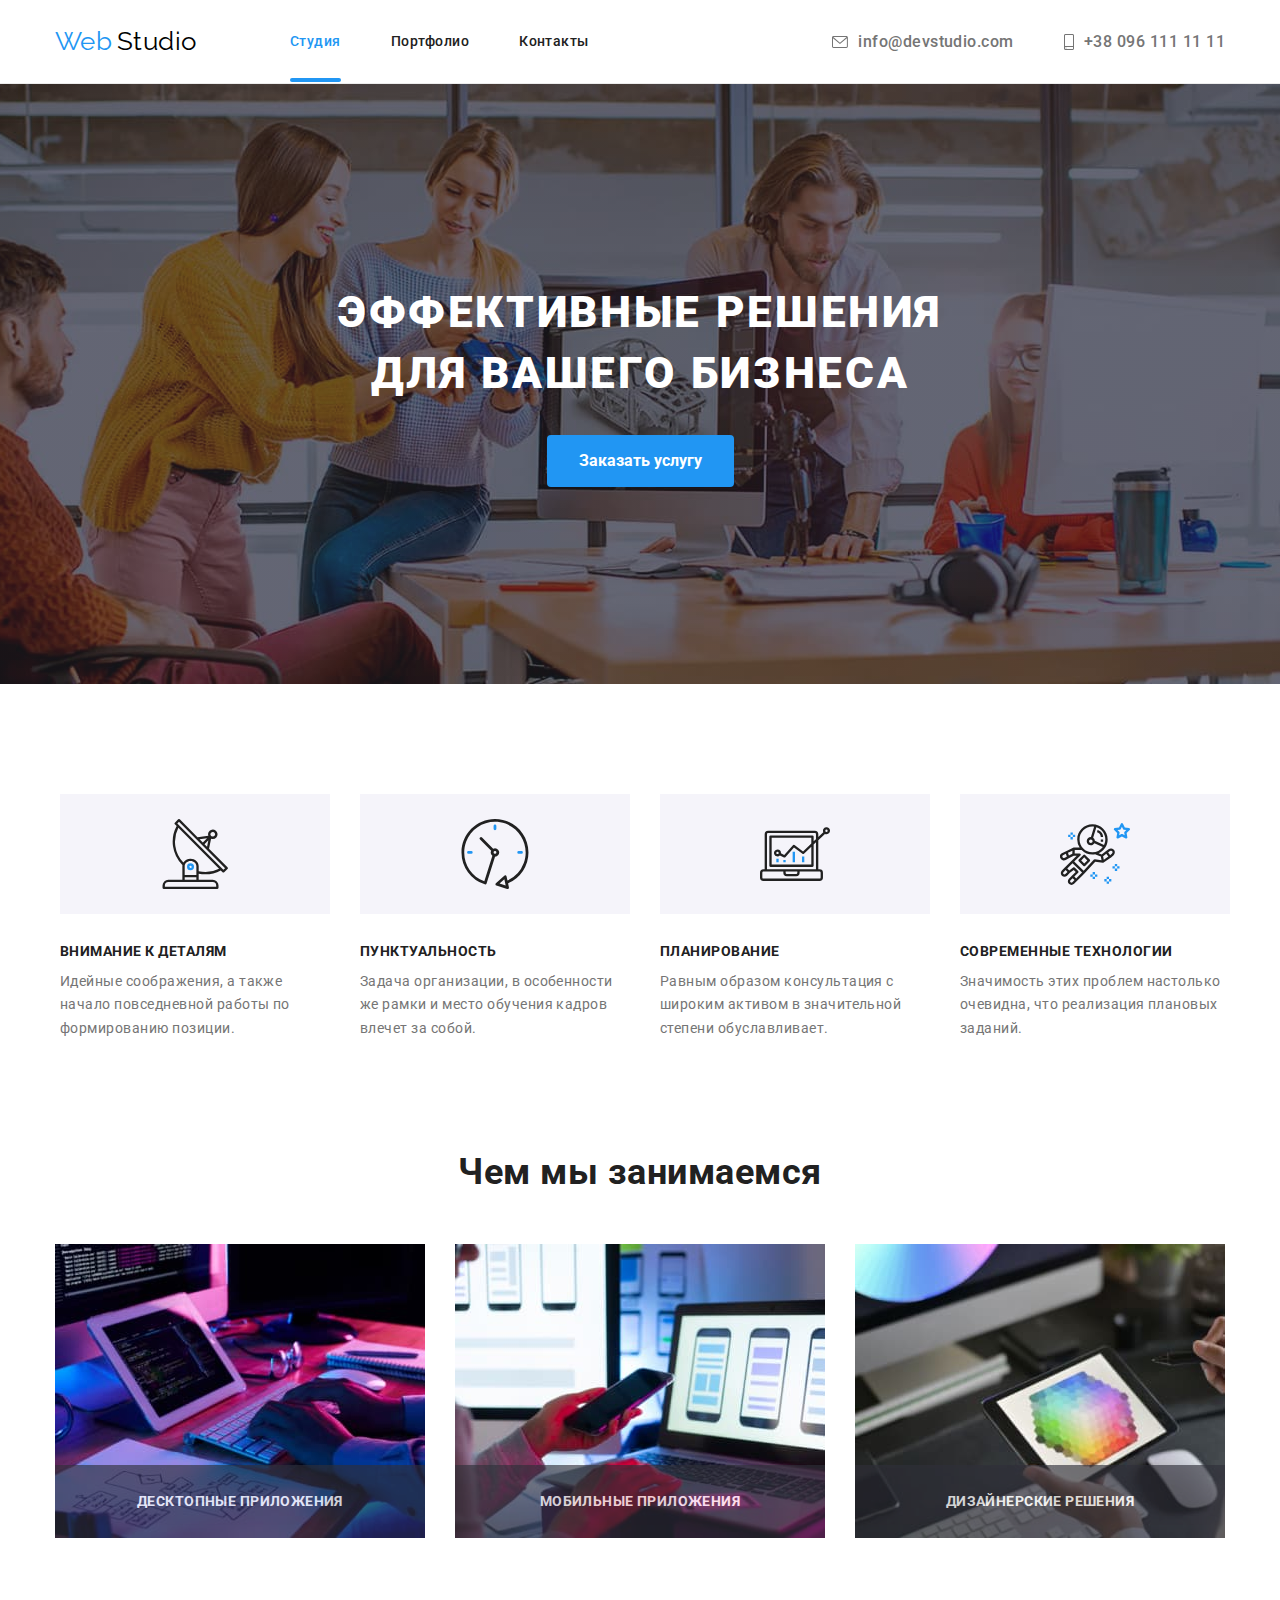
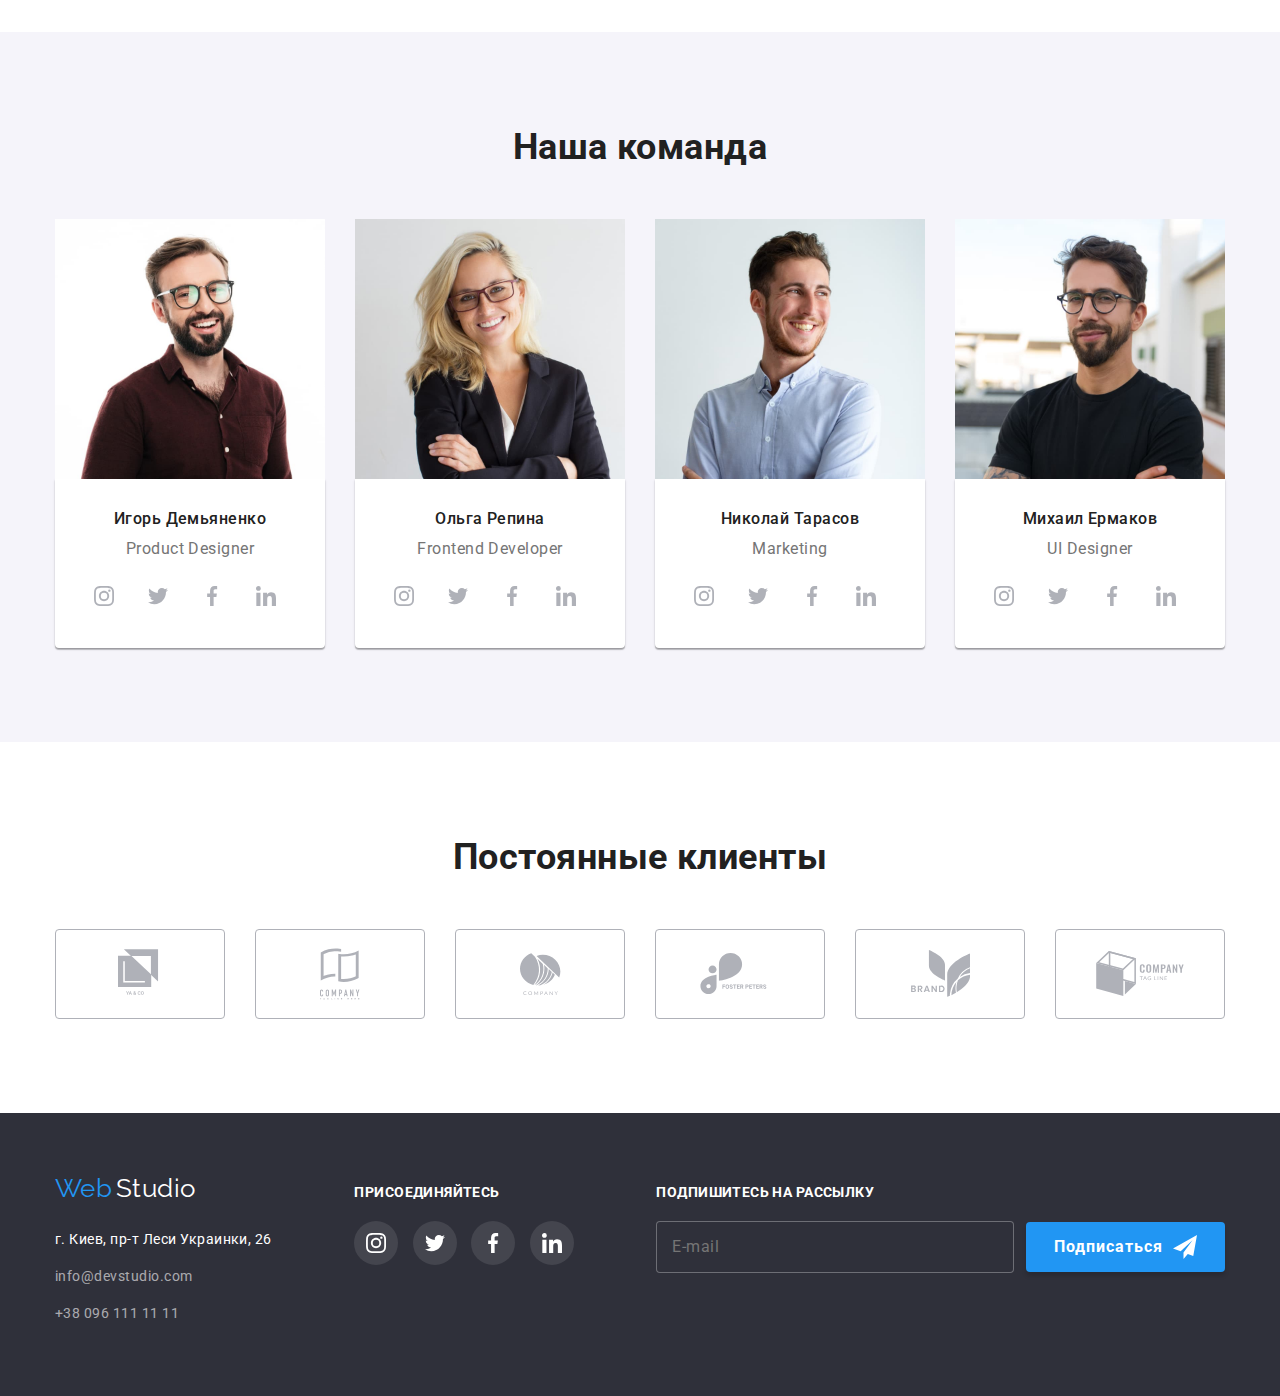
<file: index.html>
<!DOCTYPE html>
    <html lang="ru">
    <head>
        <meta charset="UTF-8">
        <meta http-equiv="X-UA-Compatible" content="IE=edge">
        <meta name="viewport" content="width=device-width, initial-scale=1.0">
        <link rel="preconnect" href="https://fonts.gstatic.com">
        <link rel="preconnect" href="https://fonts.gstatic.com">
        <link href="https://fonts.googleapis.com/css2?family=Raleway:wght@700&family=Roboto:wght@400;500;700;900&display=swap"
        rel="stylesheet">
        <link rel="stylesheet" href="https://cdnjs.cloudflare.com/ajax/libs/modern-normalize/1.0.0/modern-normalize.min.css" />
        <title>WebStudio</title>
        <link rel="stylesheet" href="./css/styles.min.css">
    </head>
    <body>
        <!--Шапка-->
        <header class="page-header">
           <div class="container">
                <nav class="navigation">
                    <a class="navigation__logo" href="/">
                        <span class="navigation__logo__web">Web</span>
                        <span class="navigation__logo__studio">Studio</span>
                    </a>
                    <ul class="site">
                     <li class="site__link">
                         <a class="link site-nav__link curent" href="./index.html">Студия</a>
                    </li>
                     <li class="site__link">
                         <a class="link site-nav__link" href="./portfolio.html">Портфолио</a>
                    </li>
                     <li class="site__link">
                         <a class="link site-nav__link" href="">Контакты</a>
                    </li>
                    </ul>
                </nav>
                    <ul class="site">
                        <li class="site__link">
                            <a class="site__contact" lang="en" href="mailto:info@devstudio.com">
                                <svg class="site__icon" width="16" height="12">
                                    <use href="./images/symbol-defs.svg#iconmail"></use>
                                </svg>
                                info@devstudio.com
                            </a>
                        </li>
                        <li class="site__link">
                            <a class="site__contact" href="tel:+380961111111">
                                <svg class="site__icon" width="10" height="16">
                                    <use href="./images/symbol-defs.svg#iconsmartphone"></use>
                                </svg>
                                +38 096 111 11 11</a>
                        </li>
                    </ul>
          </div>
        </header>
        <!--Главная страница-->
        <main>
            <section class="hero overlay">
                <div class="container">
                    <div class="hero-content">
                        <h1 class="hero-content__title">Эффективные решения для вашего бизнеса</h1>
                        <button data-modal-open class="hero-content__button" type="button">Заказать услугу</button>
                    </div>
                 </div>
           </section>
            <section class="section">
               <div class="container">
                   <h2 class="visually-hidden">О нас</h2> <!--скроем-->
                    <ul class="value">
                        <li class="value__item">
                            <div class="value__title">
                                <svg width="70" height="70">
                                    <use href="./images/symbol-defs.svg#Group"></use>
                                </svg>
                            </div>
                            <h3 class="value__subtitle">Внимание к деталям</h3>
                            <p class="value__text">Идейные соображения, а также начало повседневной работы по формированию позиции.</p>
                        </li>
                        <li class="value__item">
                            <div class="value__title">
                                <svg width="70" height="70">
                                    <use href="./images/symbol-defs.svg#clock"></use>
                                </svg>
                            </div>
                            <h3 class="value__subtitle">Пунктуальность</h3>
                            <p class="value__text">Задача организации, в особенности же рамки и место обучения кадров влечет за собой.</p>
                        </li>
                        <li class="value__item">
                            <div class="value__title">
                                <svg width="70" height="70">
                                    <use href="./images/symbol-defs.svg#diagram-1"></use>
                                </svg>
                            </div>
                            <h3 class="value__subtitle">Планирование</h3>
                            <p class="value__text">Равным образом консультация с широким активом в значительной степени обуславливает.</p>
                        </li>
                        <li class="value__item">
                            <div class="value__title">
                                <svg width="70" height="70">
                                    <use href="./images/symbol-defs.svg#astronaut-1"></use>
                                </svg>
                            </div>
                            <h3 class="value__subtitle">Современные технологии</h3>
                            <p class="value__text">Значимость этих проблем настолько очевидна, что реализация плановых заданий.</p>
                        </li>
                    </ul>
                </div>
            </section>
            <section class="section section-title">
                <div class="container">
                    <h2 class="title">Чем мы занимаемся</h2>
                    <ul class="work grid">
                        <li class="work__item">
                            <img src="./images/imgs.jpg" alt="проектирование" width="370" height="294">
                            <div class="work__title">
                                <p class="work__text">Десктопные приложения</p>
                            </div>
                         </li>
                        <li class="work__item">
                            <img src="./images/img1s.jpg" alt="Дизайн" width="370" height="294">
                            <div class="work__title">
                                <p class="work__text">Мобильные приложения</p>
                            </div>
                        </li>
                        <li class="work__item">
                            <img src="./images/img2s.jpg" alt="Редакция" width="370" height="294">
                            <div class="work__title">
                                <p class="work__text">Дизайнерские решения</p>
                            </div>
                        </li>
                    </ul>
                </div>
            </section>
            <section class="box section">
             <div class="container">
                <h2 class="title">Наша команда</h2>
                <ul class="team grid">
                    <li class="team__item grid-team">
                        <img src="./images/m3s.jpg" alt="Игорь Демьяненко Продакт-дизайнер" width="270" height="260">
                        <div class="team__signature">
                            <h3 class="team__title">Игорь Демьяненко</h3>
                            <p class="team__responsibilities" lang="en">Product Designer</p>
                            <ul class="team__social">
                                <li>
                                    <a href="" class="team__icon">
                                        <svg width="20" height="20">
                                            <use href="./images/symbol-defs.svg#instagram"></use>
                                        </svg>
                                    </a>
                                </li>
                                <li>
                                    <a href="" class="team__icon">
                                        <svg width="20" height="20">
                                            <use href="./images/symbol-defs.svg#twitter"></use>
                                        </svg>
                                    </a>
                                </li>
                                <li>
                                    <a href="" class="team__icon">
                                        <svg width="20" height="20">
                                            <use href="./images/symbol-defs.svg#facebook"></use>
                                        </svg>
                                    </a>
                                </li>
                                <li>
                                    <a href="" class="team__icon">
                                        <svg width="20" height="20">
                                            <use href="./images/symbol-defs.svg#linkedin"></use>
                                        </svg>
                                    </a>
                                </li>
                            </ul>
                        </div>
                        
                    </li>
                    <li class="team__item grid-team">
                        <img src="./images/ws.jpg" alt="Ольга Репина Фронтенд-разработчик" width="270" height="260">
                        <div class="team__signature">
                            <h3 class="team__title">Ольга Репина</h3>
                            <p class="team__responsibilities" lang="en">Frontend Developer</p>
                            <ul class="team__social">
                                <li>
                                    <a href="" class="team__icon">
                                        <svg width="20" height="20">
                                            <use href="./images/symbol-defs.svg#instagram"></use>
                                        </svg>
                                    </a>
                                </li>
                                <li>
                                    <a href="" class="team__icon">
                                        <svg width="20" height="20">
                                            <use href="./images/symbol-defs.svg#twitter"></use>
                                        </svg>
                                    </a>
                                </li>
                                <li>
                                    <a href="" class="team__icon">
                                        <svg width="20" height="20">
                                            <use href="./images/symbol-defs.svg#facebook"></use>
                                        </svg>
                                    </a>
                                </li>
                                <li>
                                    <a href="" class="team__icon">
                                        <svg width="20" height="20">
                                            <use href="./images/symbol-defs.svg#linkedin"></use>
                                        </svg>
                                    </a>
                                </li>
                            </ul>
                        </div>
                    </li>
                    <li class="team__item grid-team">
                        <img src="./images/ms.jpg" alt="Николай Тарасов Маркетинг" width="270" height="260">
                        <div class="team__signature">
                            <h3 class="team__title">Николай Тарасов</h3>
                            <p class="team__responsibilities" lang="en">Marketing</p>
                            <ul class="team__social">
                                <li>
                                    <a href="" class="team__icon">
                                        <svg width="20" height="20">
                                            <use href="./images/symbol-defs.svg#instagram"></use>
                                        </svg>
                                    </a>
                                </li>
                                <li>
                                    <a href="" class="team__icon">
                                        <svg width="20" height="20">
                                            <use href="./images/symbol-defs.svg#twitter"></use>
                                        </svg>
                                    </a>
                                </li>
                                <li>
                                    <a href="" class="team__icon">
                                        <svg width="20" height="20">
                                            <use href="./images/symbol-defs.svg#facebook"></use>
                                        </svg>
                                    </a>
                                </li>
                                <li>
                                    <a href="" class="team__icon">
                                        <svg width="20" height="20">
                                            <use href="./images/symbol-defs.svg#linkedin"></use>
                                        </svg>
                                    </a>
                                </li>
                            </ul>
                        </div>
                    </li>
                    <li class="team__item grid-team">
                        <img src="./images/m2s.jpg" alt="Михаил Ермаков Веб-дизайн" width="270" height="260">
                        <div class="team__signature">
                            <h3 class="team__title">Михаил Ермаков</h3>
                            <p class="team__responsibilities" lang="en">UI Designer</p>
                            <ul class="team__social">
                                <li>
                                    <a href="" class="team__icon">
                                        <svg width="20" height="20">
                                            <use href="./images/symbol-defs.svg#instagram"></use>
                                        </svg>
                                    </a>
                                </li>
                                <li>
                                    <a href="" class="team__icon">
                                        <svg width="20" height="20">
                                            <use href="./images/symbol-defs.svg#twitter"></use>
                                        </svg>
                                    </a>
                                </li>
                                <li>
                                    <a href="" class="team__icon">
                                        <svg width="20" height="20">
                                            <use href="./images/symbol-defs.svg#facebook"></use>
                                        </svg>
                                    </a>
                                </li>
                                <li>
                                    <a href="" class="team__icon">
                                        <svg width="20" height="20">
                                            <use href="./images/symbol-defs.svg#linkedin"></use>
                                        </svg>
                                    </a>
                                </li>
                            </ul>
                        </div>
                    </li>
                </ul>
             </div>
            </section>
            <section class="section">
                <div class="container">
                    <h2 class="title">Постоянные клиенты</h2>
                    <ul class="clients">
                        <li class="clients__item">
                            <a href="" class="clients__link">
                                <svg width="44.27" height="49.23">
                                    <use href="./images/symbol-defs.svg#logo-1"></use>
                                </svg>
                            </a>
                        </li>
                        <li class="clients__item">
                            <a href="" class="clients__link">
                                <svg  width="40" height="52">
                                    <use href="./images/symbol-defs.svg#logo-2"></use>
                                </svg>
                            </a>
                        </li>
                        <li class="clients__item">
                            <a href="" class="clients__link">
                                <svg  width="41" height="42.6">
                                    <use href="./images/symbol-defs.svg#logo-3"></use>
                                </svg>
                            </a>
                        </li>
                        <li class="clients__item">
                            <a href="" class="clients__link">
                                <svg  width="79.66" height="42.02">
                                    <use href="./images/symbol-defs.svg#logo-4"></use>
                                </svg>
                            </a>
                        </li>
                        <li class="clients__item">
                            <a href="" class="clients__link">
                                <svg width="59" height="47">
                                    <use href="./images/symbol-defs.svg#logo-5"></use>
                                </svg>
                            </a>
                        </li>
                        <li class="clients__item">
                            <a href="" class="clients__link">
                                <svg width="88.48" height="45.44">
                                    <use href="./images/symbol-defs.svg#logo-6"></use>
                                </svg>
                            </a>
                        </li>

                    </ul>
                </div>


            </section>
        </main>
        <!--Подвал-->
        <footer class="page-footer">
            <div class="container footer">
                <div class="footer__contact">
                    <a class="footer__link" href="/">
                        <span class="footer__web">Web</span>
                        <span class="footer__studio">Studio</span>
                    </a>
                    <address class="footer__address">
                        <ul class="footer__find">
                            <li class="footer__address">
                                <a class="footer__address" href="gps">г. Киев, пр-т Леси Украинки, 26</a>
                            </li>
                            <li class="footer__address">
                                <a class="footer__contact" href="mailto:info@devstudio.com">info@devstudio.com</a>
                            </li>
                            <li class="">
                                <a class="footer__contact" href="tel:+380961111111">+38 096 111 11 11</a>
                            </li>
                        </ul>
                    </address>
                </div>
                <div>
                    <h3 class="footer__social-title">присоединяйтесь</h3>
                    <ul class="footer__social-icons">
                        <li class="footer__icons">
                            <a href="" class="footer__social-link" aria-label="инстаграм">
                                <svg class="footer__icon" width="20" height="20">
                                    <use href="./images/symbol-defs.svg#instagram"></use>
                                </svg>
                            </a>
                        </li>
                        <li class="footer__icons">
                            <a href="" class="footer__social-link" aria-label="твиттер">
                                <svg class="footer__icon" width="20" height="20">
                                    <use href="./images/symbol-defs.svg#twitter"></use>
                                </svg>
                            </a>
                        </li>
                        <li class="footer__icons">
                            <a href="" class="footer__social-link" aria-label="фейсбук">
                                <svg class="footer__icon" width="20" height="20">
                                    <use href="./images/symbol-defs.svg#facebook"></use>
                                </svg>
                            </a>
                        </li>
                        <li class="footer__icons">
                            <a href="" class="footer__social-link" aria-label="линкедин">
                                <svg class="footer__icon" width="20" height="20">
                                    <use href="./images/symbol-defs.svg#linkedin"></use>
                                </svg>
                            </a>
                        </li>
                    </ul>
                </div>
                <div class="footer__mail-form">
                    <h3 class="footer__social-title">Подпишитесь на рассылку</h3>
                    <form class="footer__form">
                            <!-- <label for="user_email" class="footer-form-lable"></label>
                            просто оставлю здесь, вдруг надо будет -->
                        <label for="user_email" class="footer__form-lable"></label>
                        <input type="email" name="email" placeholder="E-mail" id="user_email" class="footer__form-input">
                        <button class="footer__button" type="submit">Подписаться 
                        <svg class="footer__form-icon" width="24" height="24">
                        <use href="./images/symbol-defs.svg#iconicon-send"></use>
                        </svg> 
                        </button>
                    </form>
                </div>
            </div>    
        </footer> 

        <!--модальное окно-->
        <div class="backdrop is-hidden" data-modal>
            <div class="modal">
                <button data-modal-close class="modal__btn">
                    <svg class="modal__icon" width="11" height="11">
                    <use href="./images/symbol-defs.svg#iconclose"></use>
                    </svg>
                </button>
                <form class="modal__form">
                    <h2 class="modal__text">Оставьте свои данные, мы вам перезвоним</h2>
                    <div class="modal__unit">
                        <label for="name" class="modal__label">Имя</label>
                        <div class="modal__block">
                            <input type="text" class="modal__input" name="name" id="name">
                            <svg class="modal__form-icon" width="18" height="18">
                                <use href="./images/symbol-defs.svg#iconperson-black"></use>
                            </svg>
                        </div>
                    </div>

                    <div class="modal__unit">
                        <label for="tel" class="modal__label">Телефон</label>
                        <div class="modal__block">
                            <input type="tel" class="modal__input" name="tel" id="tel">
                            <svg class="modal__form-icon" width="18" height="18">
                                <use href="./images/symbol-defs.svg#iconphone-black"></use>
                            </svg>
                        </div>
                    </div>

                    <div class="modal__unit">
                        <label for="email" class="modal__label">Почта</label>
                        <div class="modal__block">
                            <input type="email" class="modal__input" name="email" id="email">
                            <svg class="modal__form-icon" width="18" height="18">
                                <use href="./images/symbol-defs.svg#iconemail-black"></use>
                            </svg>
                        </div>
                    </div>

                    <div class="modal__unit">
                        <label for="user-coment" class="modal__label">Комментарий</label>
                        <textarea name="user-coment" id="user-coment" class="modal__coment" placeholder="Введите текст"></textarea>
                    </div>

                    <label for="modal-checkbox" class="modal__policy">
                        <input type="checkbox" name="modal-checkbox" class="modal__checkbox" id="modal-checkbox">
                        <span class="modal__checkbox-icon"></span>
                        Соглашаюсь с рассылкой и принимаю
                        <a href="" class="modal__link" id="modal-link"> Условия договора</a>
                    </label>

                    <button type="submit" class="modal__button">Отправить</button>
   
                </form>
            </div>
        </div>
        
        <script src="./js/modal.js"></script>
    </body>
    </html>
</file>
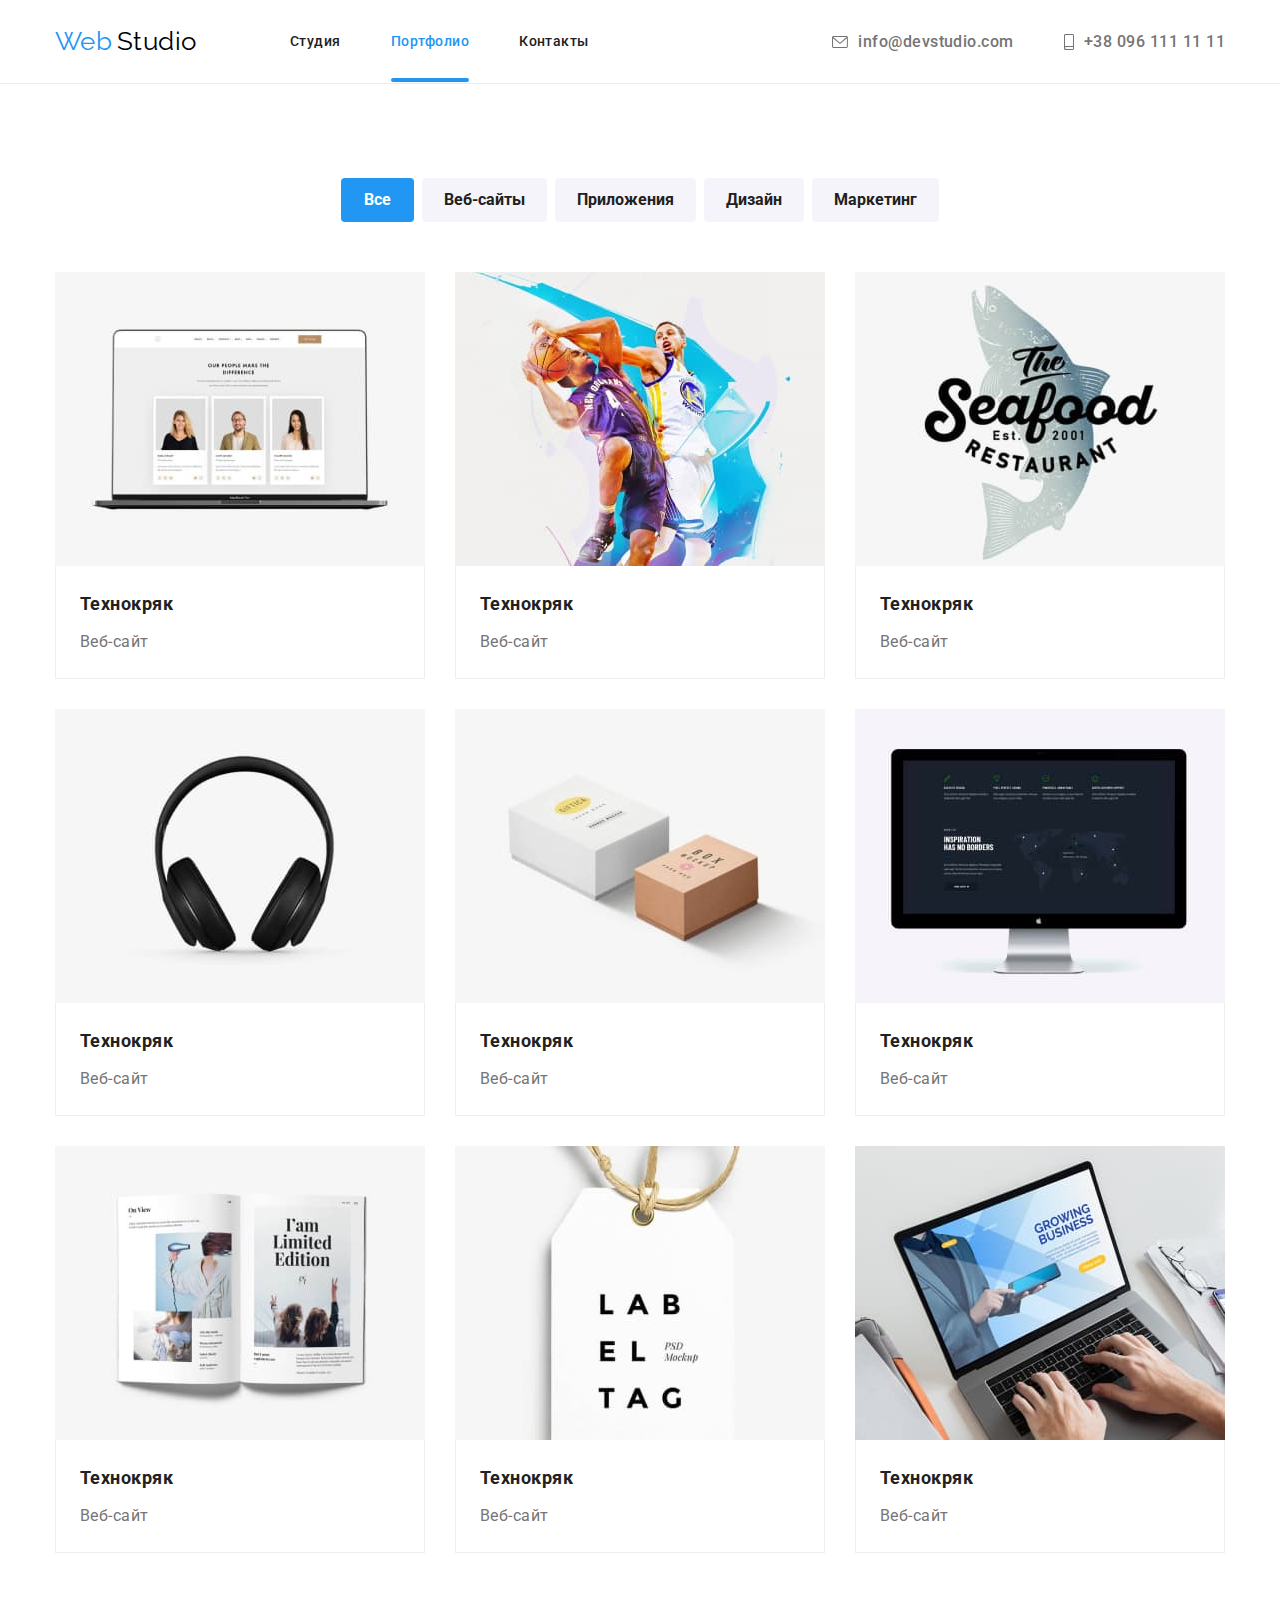
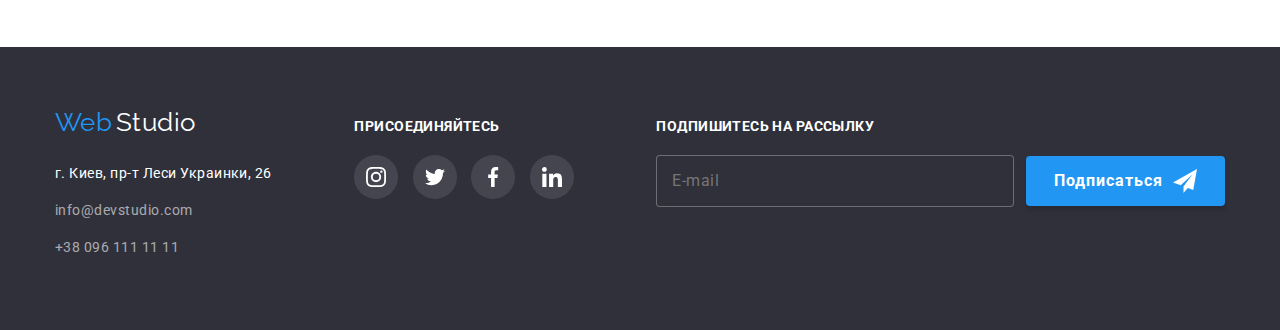
<file: portfolio.html>
<!DOCTYPE html>
<html lang="ru">
<head>
    <meta charset="UTF-8">
    <meta http-equiv="X-UA-Compatible" content="IE=edge">
    <meta name="viewport" content="width=device-width, initial-scale=1.0">
    <link href="https://fonts.googleapis.com/css2?family=Raleway:wght@700&family=Roboto:wght@400;500;700;900&display=swap"
    rel="stylesheet">
    <link rel="stylesheet" href="https://cdnjs.cloudflare.com/ajax/libs/modern-normalize/1.0.0/modern-normalize.min.css" />
    <title>Portfolio</title>
    <link rel="stylesheet" href="./css/styles.min.css">
</head>
<body>
    <!--Шапка-->
    <header class="page-header">
        <div class="container">
            <nav class="navigation">
                <a class="navigation__logo" href="/">
                    <span class="navigation__logo__web">Web</span>
                    <span class="navigation__logo__studio">Studio</span>
                </a>
                <ul class="site">
                    <li class="site__link">
                        <a class="link site-nav__link" href="./index.html">Студия</a>
                    </li>
                    <li class="site__link">
                        <a class="link site-nav__link curent" href="./portfolio.html">Портфолио</a>
                    </li>
                    <li class="site__link">
                        <a class="link site-nav__link" href="">Контакты</a>
                    </li>
                </ul>
            </nav>
            <ul class="site">
                <li class="site__link">
                    <a class="site__contact" lang="en" href="mailto:info@devstudio.com">
                        <svg class="site__icon" width="16" height="12">
                            <use href="./images/symbol-defs.svg#iconmail"></use>
                        </svg>
                        info@devstudio.com
                    </a>
                </li>
                <li class="site__link">
                    <a class="site__contact" href="tel:+380961111111">
                        <svg class="site__icon" width="10" height="16">
                            <use href="./images/symbol-defs.svg#iconsmartphone"></use>
                        </svg>
                        +38 096 111 11 11</a>
                </li>
            </ul>
        </div>
    </header>
<!--Потфолио-->
    <main>
        <h1 class="visually-hidden">Чем мы занимаесмся</h1> <!--скроем-->
        <section class="section">  
            <div class="container">
                <!--Фильтр-->
                <ul class="filter">
                    <li class="filter__item">
                        <button class="filter__button curent" type="button">Все</button>
                    </li>
                    <li class="filter__item">
                        <button class="filter__button" type="button">Веб-сайты</button>
                    </li>
                    <li class="filter__item">
                        <button class="filter__button" type="button">Приложения</button>
                    </li>
                    <li class="filter__item">
                        <button class="filter__button" type="button">Дизайн</button>
                    </li>
                    <li class="filter__item">
                        <button class="filter__button" type="button">Маркетинг</button>
                    </li>
                </ul>
                <!-- Наши проекты --> 
                <ul class="project">
                    <li class="project__item"> 
                        <a class="project__card" href="">
                            <div class="project__thumb">
                                <div class="project__overlay">
                                    <p class="project__text">
                                        Технокряк это современная площадка распространения коронавируса. 
                                        Компании используют эту платформу для цифрового
                                        шпионажа и атак на защищённые сервера конкурентов.
                                    </p>
                                </div>
                                <img class="project__img" src="./images/portfolio/nout.jpg" alt="Веб-сайты" Width="370" Height="294">    
                            </div>
                            <div class="project__box"> 
                                <h2 class="project__title">Технокряк</h2>
                                <p class="project__subtitle">Веб-сайт</p>
                            </div>
                        </a>
                    </li>
                    <li class="project__item">
                        <a class="project__card" href="">
                            <div class="project__thumb">
                                <div class="project__overlay">
                                    <p class="project__text">
                                        Технокряк это современная площадка распространения коронавируса.
                                        Компании используют эту платформу для цифрового
                                        шпионажа и атак на защищённые сервера конкурентов.
                                    </p>
                                </div>
                                <img class="project__img" src="./images/portfolio/basket.jpg" alt="Веб-сайты" Width="370" Height="294">
                            </div>
                            <div class="project__box">
                                <h2 class="project__title">Технокряк</h2>
                                <p class="project__subtitle">Веб-сайт</p>
                            </div>
                        </a>
                    </li>
                    <li class="project__item">
                        <a class="project__card" href="">
                            <div class="project__thumb">
                                <div class="project__overlay">
                                    <p class="project__text">
                                        Технокряк это современная площадка распространения коронавируса.
                                        Компании используют эту платформу для цифрового
                                        шпионажа и атак на защищённые сервера конкурентов.
                                    </p>
                                </div>
                                <img class="project__img" src="./images/portfolio/seefood.jpg" alt="Веб-сайты" Width="370" Height="294">
                            </div>
                            <div class="project__box">
                                <h2 class="project__title">Технокряк</h2>
                                <p class="project__subtitle">Веб-сайт</p>
                            </div>
                        </a>
                    </li>
                    <li class="project__item">
                        <a class="project__card" href="">
                            <div class="project__thumb">
                                <div class="project__overlay">
                                    <p class="project__text">
                                        Технокряк это современная площадка распространения коронавируса.
                                        Компании используют эту платформу для цифрового
                                        шпионажа и атак на защищённые сервера конкурентов.
                                    </p>
                                </div>
                                <img class="project__img" src="./images/portfolio/usch.jpg" alt="Веб-сайты" Width="370" Height="294">
                            </div>
                            <div class="project__box">
                                <h2 class="project__title">Технокряк</h2>
                                <p class="project__subtitle">Веб-сайт</p>
                            </div>
                        </a>
                    </li>
                    <li class="project__item">
                        <a class="project__card" href="">
                            <div class="project__thumb">
                                <div class="project__overlay">
                                    <p class="project__text">
                                        Технокряк это современная площадка распространения коронавируса.
                                        Компании используют эту платформу для цифрового
                                        шпионажа и атак на защищённые сервера конкурентов.
                                    </p>
                                </div>
                                <img class="project__img" src="./images/portfolio/box.jpg" alt="Веб-сайты" Width="370" Height="294">
                            </div>
                            <div class="project__box">
                                <h2 class="project__title">Технокряк</h2>
                                <p class="project__subtitle">Веб-сайт</p>
                            </div>
                        </a>
                    </li>
                    <li class="project__item">
                        <a class="project__card" href="">
                            <div class="project__thumb">
                                <div class="project__overlay">
                                    <p class="project__text">
                                        Технокряк это современная площадка распространения коронавируса.
                                        Компании используют эту платформу для цифрового
                                        шпионажа и атак на защищённые сервера конкурентов.
                                    </p>
                                </div>
                                <img class="project__img" src="./images/portfolio/monik.jpg" alt="Веб-сайты" Width="370" Height="294">
                            </div>
                            <div class="project__box">
                                <h2 class="project__title">Технокряк</h2>
                                <p class="project__subtitle">Веб-сайт</p>
                            </div>
                        </a>
                    </li>
                    <li class="project__item">
                        <a class="project__card" href="">
                            <div class="project__thumb">
                                <div class="project__overlay">
                                    <p class="project__text">
                                        Технокряк это современная площадка распространения коронавируса.
                                        Компании используют эту платформу для цифрового
                                        шпионажа и атак на защищённые сервера конкурентов.
                                    </p>
                                </div>
                                <img class="project__img" src="./images/portfolio/book.jpg" alt="Веб-сайты" Width="370" Height="294">
                            </div>
                            <div class="project__box">
                                <h2 class="project__title">Технокряк</h2>
                                <p class="project__subtitle">Веб-сайт</p>
                            </div>
                        </a>
                    </li>
                    <li class="project__item">
                        <a class="project__card" href="">
                            <div class="project__thumb">
                                <div class="project__overlay">
                                    <p class="project__text">
                                        Технокряк это современная площадка распространения коронавируса.
                                        Компании используют эту платформу для цифрового
                                        шпионажа и атак на защищённые сервера конкурентов.
                                    </p>
                                </div>
                                <img class="project__img" src="./images/portfolio/pr.jpg" alt="Веб-сайты" Width="370" Height="294">
                            </div>
                            <div class="project__box">
                                <h2 class="project__title">Технокряк</h2>
                                <p class="project__subtitle">Веб-сайт</p>
                            </div>
                        </a>
                    </li>
                    <li class="project__item">
                        <a class="project__card" href="">
                            <div class="project__thumb">
                                <div class="project__overlay">
                                    <p class="project__text">
                                        Технокряк это современная площадка распространения коронавируса.
                                        Компании используют эту платформу для цифрового
                                        шпионажа и атак на защищённые сервера конкурентов.
                                    </p>
                                </div>
                                <img class="project__img" src="./images/portfolio/leptop.jpg" alt="Веб-сайты" Width="370" Height="294">
                            </div>
                            <div class="project__box">
                                <h2 class="project__title">Технокряк</h2>
                                <p class="project__subtitle">Веб-сайт</p>
                            </div>
                        </a>
                    </li>
                </ul>
            </div>
        </section>
  </main>
    

        <!--Подвал-->
        <footer class="page-footer">
            <div class="container footer">
                <div class="footer__contact">
                    <a class="footer__link" href="/">
                        <span class="footer__web">Web</span>
                        <span class="footer__studio">Studio</span>
                    </a>
                    <address class="footer__address">
                        <ul class="footer__find">
                            <li class="footer__address">
                                <a class="footer__address" href="gps">г. Киев, пр-т Леси Украинки, 26</a>
                            </li>
                            <li class="footer__address">
                                <a class="footer__contact" href="mailto:info@devstudio.com">info@devstudio.com</a>
                            </li>
                            <li class="">
                                <a class="footer__contact" href="tel:+380961111111">+38 096 111 11 11</a>
                            </li>
                        </ul>
                    </address>
                </div>
                <div>
                    <h3 class="footer__social-title">присоединяйтесь</h3>
                    <ul class="footer__social-icons">
                        <li class="footer__icons">
                            <a href="" class="footer__social-link" aria-label="инстаграм">
                                <svg class="footer__icon" width="20" height="20">
                                    <use href="./images/symbol-defs.svg#instagram"></use>
                                </svg>
                            </a>
                        </li>
                        <li class="footer__icons">
                            <a href="" class="footer__social-link" aria-label="твиттер">
                                <svg class="footer__icon" width="20" height="20">
                                    <use href="./images/symbol-defs.svg#twitter"></use>
                                </svg>
                            </a>
                        </li>
                        <li class="footer__icons">
                            <a href="" class="footer__social-link" aria-label="фейсбук">
                                <svg class="footer__icon" width="20" height="20">
                                    <use href="./images/symbol-defs.svg#facebook"></use>
                                </svg>
                            </a>
                        </li>
                        <li class="footer__icons">
                            <a href="" class="footer__social-link" aria-label="линкедин">
                                <svg class="footer__icon" width="20" height="20">
                                    <use href="./images/symbol-defs.svg#linkedin"></use>
                                </svg>
                            </a>
                        </li>
                    </ul>
                </div>
                <div class="footer__mail-form">
                    <h3 class="footer__social-title">Подпишитесь на рассылку</h3>
                    <form class="footer__form">
                        <!-- <label for="user_email" class="footer-form-lable"></label>
                                    просто оставлю здесь, вдруг надо будет -->
                        <label for="user_email" class="footer__form-lable"></label>
                        <input type="email" name="email" placeholder="E-mail" id="user_email" class="footer__form-input">
                        <button class="footer__button" type="submit">Подписаться
                            <svg class="footer__form-icon" width="24" height="24">
                                <use href="./images/symbol-defs.svg#iconicon-send"></use>
                            </svg>
                        </button>
                    </form>
                </div>
            </div>
        </footer>
</body>
</html>
</file>
<file: css/styles.min.css>
:root{--dominant-tex-color: #757575;--title-color: #212121;--accent-color: #2196f3;--background-color: #ffffff;--logo-color: #000000;--color-white: #ffffff;--background-hero-color: #2f303a;--button-active-color: #188ce8;--box-backgroun-color: #f5f4fa;--contact-footer-color: rgba(255, 255, 255, 0.6);--contact-header-color: #757575;--background-footer-color: #2f303a;--color-client: #afb1b8}body{background-color:var(--background-color);font-family:Roboto, sans-serif;font-style:normal;font-weight:normal;color:var(--dominant-tex-color);line-height:1.2;letter-spacing:0.03em}a{text-decoration:none}li{list-style-type:none}h1,h2,h3,h4,h5,h6,p{margin:0}img{display:block;max-width:100%;height:auto}.container{margin-left:auto;margin-right:auto;width:1200px;padding-left:15px;padding-right:15px}.section{padding-top:94px;padding-bottom:94px}.hero-content__button{display:inline-block;padding:10px 32px;color:var(--color-white);font-family:inherit;background-color:var(--accent-color);font-weight:bold;font-size:16px;line-height:2;cursor:pointer;border-radius:4px;border:none;transition-property:color, background-color;transition-duration:250ms;transition-timing-function:cubic-bezier(0.4, 0, 0.2, 1)}.button-hero:hover,.button-hero:focus{background-color:var(--button-active-color)}.footer__button{display:flex;align-items:center;text-align:center;letter-spacing:0.06em;color:var(--color-white);padding:10px 28px 10px 28px;font-weight:700;font-size:16px;line-height:30px;background-color:var(--accent-color);box-shadow:0px 4px 4px rgba(0,0,0,0.15);border-radius:4px;cursor:pointer;border:none;transition-property:background-color, color;transition-duration:250ms;transition-timing-function:cubic-bezier(0.4, 0, 0.2, 1)}.footer-button:hover,.footer-button:focus{background-color:var(--button-active-color)}.filter__item .filter__button.curent{background-color:var(--accent-color);color:var(--color-white)}.filter__button{display:inline-block;padding:6px 22px;min-width:73px;border-radius:4px;color:var(--title-color);font-family:inherit;background-color:var(--box-backgroun-color);font-weight:bold;font-size:16px;line-height:2;cursor:pointer;text-align:center;border:none;transition-property:background-color, color, box-shadow;transition-duration:250ms;transition-timing-function:cubic-bezier(0.4, 0, 0.2, 1)}.filter__button:hover,.filter__button:focus{color:var(--color-white);background-color:var(--accent-color);box-shadow:0px 3px 1px rgba(0,0,0,0.1),0px 1px 2px rgba(0,0,0,0.08),0px 2px 2px rgba(0,0,0,0.12)}.modal__button{display:block;margin-right:auto;margin-left:auto;margin-top:30px;padding:10px 55px;font-size:16px;line-height:1.87;font-weight:700;letter-spacing:0.06em;background-color:var(--accent-color);color:var(--color-white);border:none;border-radius:4px;cursor:pointer;transition-property:background-color, color;transition-duration:250ms;transition-timing-function:cubic-bezier(0.4, 0, 0.2, 1)}.modal-button:hover,.modal-button:focus{background-color:var(--button-active-color)}.modal__btn{position:absolute;top:0;right:0;margin-top:8px;margin-right:8px;height:30px;width:30px;border:none;outline:none;cursor:pointer;border-radius:50%;background-color:var(--color-white);border:1px solid rgba(0,0,0,0.1);transition-duration:250ms;transition-timing-function:cubic-bezier(0.4, 0, 0.2, 1)}.modal__btn:hover,.modal__btn:focus{fill:var(--accent-color)}.team__social{display:flex;padding-left:0px;justify-content:center;align-items:center;margin-top:16px}.team__icon{display:flex;height:44px;width:44px;justify-content:center;align-items:center;border-radius:50%;fill:var(--color-client);transition-property:background-color, fill;transition-duration:250ms;transition-timing-function:cubic-bezier(0.4, 0, 0.2, 1)}.team__icon:not(first-child){margin-right:10px}.team__icon:hover,.team__icon:focus{background-color:var(--accent-color);fill:var(--background-color)}.footer__social-icons{padding:0%;margin:0px}.footer__social-title{font-family:Roboto;font-style:normal;font-weight:bold;font-size:14px;letter-spacing:0.03em;text-transform:uppercase;color:var(--background-color);margin-bottom:20px}.footer__icons{display:inline-block;justify-content:center;align-items:center}.footer__icons:not(:last-child){margin-right:10px}.footer__social-link{display:flex;justify-content:center;align-items:center;width:44px;height:44px;border-radius:50%;background-color:rgba(255,255,255,0.1);transition-property:background-color, fill;transition-duration:250ms;transition-timing-function:cubic-bezier(0.4, 0, 0.2, 1)}.footer__icon{fill:var(--background-color)}.footer__social-link:hover,.footer__social-link:focus{background-color:var(--accent-color)}.clients__link{display:flex;justify-content:center;align-items:center;width:170px;height:90px;border:1px solid #afb1b8;border-radius:4px;fill:var(--color-client);transition-property:fill, border;transition-duration:250ms;transition-timing-function:cubic-bezier(0.4, 0, 0.2, 1)}.clients{display:flex;margin:0;padding:0}.clients__item{padding:0;margin:0}.clients__item:not(first-child){margin-right:30px}.clients__link:focus,.clients__link:hover{border:1px solid var(--accent-color);fill:var(--accent-color)}.navigation__logo__web{color:var(--accent-color);font-family:Raleway, sans-serif;font-size:26px;line-height:1.2}.navigation__logo__studio{color:var(--logo-color);font-family:Raleway, sans-serif;font-size:26px;line-height:1.2}.navigation__logo{margin-right:93px;padding-top:24px;padding-bottom:25px}.site{display:flex;padding-left:0px;margin:0px}.site__link:not(:last-child){margin-right:50px}.site__link:hover,.site__link:focus{color:var(--button-active-color)}.navigation{display:flex;align-items:center;margin-right:auto}.contact-list{display:flex;margin-left:auto}.site__contact{display:flex;justify-content:center;align-items:center;padding-top:32px;padding-bottom:32px;font-family:inherit;font-weight:500;color:var(--secondary-text-color);text-decoration:none;cursor:pointer;transition-property:fill, color;transition-duration:250ms;transition-timing-function:cubic-bezier(0.4, 0, 0.2, 1)}.site__contact:hover{color:var(--accent-color)}.site__contact .site__icon{margin-right:10px;fill:currentColor}.item:hover,.item:focus,.link:hover,.link:focus{color:var(--accent-color)}.item{color:var(--contact-header-color);font-weight:500;font-size:14px;line-height:1.2;margin:0;padding-top:32px;padding-bottom:32px}.site-nav__link{position:relative;display:block;color:var(--title-color);font-weight:500;font-size:14px;line-height:1.2;padding-top:32px;padding-bottom:32px;transition-property:color;transition-duration:250ms;transition-timing-function:cubic-bezier(0.4, 0, 0.2, 1)}.site-nav__link.curent{color:var(--accent-color)}.link.curent::after{content:"";position:absolute;left:0;bottom:0px;display:inline-block;width:100%;height:4px;background-color:var(--accent-color);border-radius:2px}.page-header{border-bottom:1px solid #ececec}.page-header .container{display:flex}.visually-hidden{position:absolute !important;clip:rect(1px 1px 1px 1px);clip:rect(1px, 1px, 1px, 1px);padding:0 !important;border:0 !important;height:1px !important;width:1px !important;overflow:hidden}.hero{background-color:var(--background-hero-color);text-align:center;padding-top:200px;padding-bottom:200px;display:flex;align-items:center}.overlay{height:600px;max-width:1600px;margin-left:auto;margin-right:auto;background-image:linear-gradient(to right, rgba(47,48,58,0.4), rgba(47,48,58,0.4)),url("../images/backgraund-imagehero.jpg");background-repeat:no-repeat;background-position:center;background-size:cover}.hero .container{display:flex;align-items:center;justify-content:center}.hero-content{max-width:696px}.hero-content__title{margin-top:0;margin-bottom:30px;color:var(--color-white);font-weight:900;font-size:44px;line-height:1.4;letter-spacing:0.06em;text-transform:uppercase}.section-title{padding-top:0px}.title{font-weight:bold;font-size:36px;line-height:1.2;color:var(--title-color);text-align:center;margin-top:0px;margin-bottom:50px}.work{padding:0px;margin:0px}.work__item{position:relative;flex-basis:calc((100% - 3 * 30px) / 3);margin-left:30px;margin-top:50px}.work__title{position:absolute;width:100%;height:25%;top:75%;background-color:rgba(47,48,58,0.8);opacity:0.8;display:flex;align-items:center;justify-content:center}.work__text{font-weight:700;font-size:14px;line-height:16px;letter-spacing:0.03em;text-transform:uppercase;color:var(--color-white)}.value{display:flex;align-items:center;justify-content:center}.value__item:not(first-child){margin-right:30px}.value__subtitle{font-weight:bold;font-size:14px;line-height:1.1;color:var(--title-color);text-transform:uppercase;margin-bottom:10px}.value__text{font-size:14px;line-height:1.7}.value__title{display:flex;justify-content:center;align-items:center;background-color:var(--box-backgroun-color);width:270px;height:120px;margin-bottom:30px}.team{padding:0px;margin:0px}.grid{display:flex;flex-wrap:wrap;margin-left:-30px;margin-top:-50px}.team__item{position:relative;flex-basis:calc((100% - 3 * 30px) / 3);margin-left:30px;margin-top:50px}.grid-team{flex-basis:calc((100% - 4 * 30px) / 4)}.team__signature{padding-top:30px;padding-left:24px;padding-bottom:30px;padding-right:24px;text-align:center;background:var(--color-white);box-shadow:0px 1px 3px rgba(0,0,0,0.12),0px 1px 1px rgba(0,0,0,0.14),0px 2px 1px rgba(0,0,0,0.2);border-radius:0px 0px 4px 4px}.team__title{font-weight:500;font-size:16px;line-height:1.2;color:var(--title-color)}.team__responsibilities{font-size:16px;line-height:1.2;margin-top:10px}.box{background-color:var(--box-backgroun-color)}.box.section{padding-top:94px;padding-bottom:94px}.page-footer{background-color:var(--background-footer-color);padding-top:60px;padding-bottom:60px}.footer__web{color:var(--accent-color);font-family:Raleway, sans-serif;font-size:26px;line-height:1.2}.footer__studio{color:var(--color-white);font-family:Raleway, sans-serif;font-size:26px;line-height:1.2}.footer__address{font-size:14px;line-height:2;color:var(--color-white);font-style:normal;padding-left:0px;margin-bottom:9px;transition-property:color;transition-duration:250ms;transition-timing-function:cubic-bezier(0.4, 0, 0.2, 1)}.footer__find{padding:0px;margin-top:20px;margin-bottom:0px}.footer__contact{font-size:14px;line-height:1.7;color:var(--contact-footer-color);font-style:normal;transition-property:color;transition-duration:250ms;transition-timing-function:cubic-bezier(0.4, 0, 0.2, 1)}.footer__address:hover,.footer__address:focus,.footer__contact:hover,.footer__contact:focus{color:var(--accent-color)}.container .footer{padding:60px 0px}.footer{justify-content:space-between}.footer__contact{display:inline-block}.footer{display:flex;align-items:baseline}.footer__form{display:flex;align-items:baseline}.footer__form-input{width:358px;border:1px solid rgba(255,255,255,0.3);color:rgba(255,255,255,0.6);background-color:var(--background-footer-color);border-radius:4px;padding:15px;line-height:1.25;letter-spacing:0.03em;margin-right:12px}.footer__form-icon{margin-left:10px;fill:var(--color-white)}.filter{display:flex;justify-content:center;margin-top:0px;margin-bottom:50px;padding-left:0px}.filter__item{height:44px;list-style:none;border:none}.filter__item:not(:last-child){margin-right:8px}.project__title{font-weight:bold;font-size:18px;line-height:2;color:var(--title-color);margin-bottom:4px}.project__subtitle{font-size:16px;line-height:2}.project{display:flex;flex-wrap:wrap;padding:0px;margin:0px;margin-left:-30px;margin-top:-30px}.project__item{margin-left:30px;margin-top:30px;flex-basis:calc((100% - 3 * 30px) / 3)}.project__card{color:var(--contact-header-color);display:block;text-decoration:none}.project__card:hover,.project__card:focus{box-shadow:0px 1px 1px rgba(0,0,0,0.12),0px 4px 4px rgba(0,0,0,0.06),1px 4px 6px rgba(0,0,0,0.16)}.project__box{border-bottom:1px solid #eeeeee;border-right:1px solid #eeeeee;border-left:1px solid #eeeeee;padding-top:20px;padding-right:24px;padding-bottom:20px;padding-left:24px}.project__thumb::before{content:"";display:inline-block;position:absolute;top:0px;left:0px;width:100%;height:100%}.project__thumb{position:relative;overflow:hidden}.project__card:hover .project__thumb::before,.project__card:hover .project__overlay{transform:translateY(0)}.project__card:focus .project__thumb::before,.project__card:focus .project__overlay{transform:translateY(0)}.project__overlay{content:"";display:inline-block;position:absolute;top:0px;left:0px;width:100%;height:100%;background-color:rgba(33,150,243,0.9);font-family:Roboto;font-style:normal;font-weight:normal;font-size:18px;line-height:28px;letter-spacing:0.03em;color:var(--color-white);transition-property:transform, background-color;transform:translateY(101%);transition-duration:250ms;transition-timing-function:cubic-bezier(0.4, 0, 0.2, 1)}.project__text{position:absolute;top:0;left:0;width:100%;font-family:"Roboto";font-size:18px;line-height:1.56;letter-spacing:0.03em;text-align:left;padding:63px 24px;color:var(--white-color)}.backdrop{position:fixed;top:0;left:0;width:100%;height:100%;background-color:rgba(0,0,0,0.2);transition-duration:250ms;transition-timing-function:cubic-bezier(0.4, 0, 0.2, 1)}.backdrop.is-hidden{opacity:0;pointer-events:none}.modal{position:absolute;top:50%;left:50%;transform:translate(-50%, -50%);padding:40px;min-width:528px;min-height:581px;background-color:var(--color-white)}.modal__icon{height:11px;width:11px}.modal__text{font-weight:700;font-size:20px;line-height:1.15;letter-spacing:0.03em;margin-bottom:12px;color:var(--title-color)}.modal__form{transition-duration:250ms;transition-timing-function:cubic-bezier(0.4, 0, 0.2, 1)}.modal__unit{flex-direction:column;margin-bottom:10px}.modal__label{font-size:12px;line-height:14px;letter-spacing:0.01em;color:var(--dominant-tex-color)}.modal__input{width:100%;height:40px;border:1px solid rgba(33,33,33,0.2);box-sizing:border-box;border-radius:4px;padding-left:42px;margin-top:4px;background:var(--color-white);cursor:pointer;outline:none;transition-property:border;transition-duration:250ms;transition-timing-function:cubic-bezier(0.4, 0, 0.2, 1)}.modal__input:focus,.modal__input:hover{border:1px solid var(--accent-color)}.modal__coment{width:100%;height:120px;margin-top:4px;padding-left:16px;padding-top:12px;padding-right:16px;padding-bottom:12px;border:1px solid rgba(33,33,33,0.2);box-sizing:border-box;border-radius:4px;background:var(--color-white);cursor:pointer;outline:none;resize:none}.modal__coment:focus,.modal__coment:hover{border:1px solid var(--accent-color)}.modal__block{position:relative}.modal__form-icon{position:absolute;left:12px;top:50%;transform:translateY(-50%);transition-property:fill;transition-duration:250ms;transition-timing-function:cubic-bezier(0.4, 0, 0.2, 1)}.modal__input:focus+.modal__form-icon{fill:var(--accent-color)}.modal__checkbox-icon{display:inline-block;width:16px;height:15px;border:2px solid black;border-radius:4px;margin-right:7px}.modal__checkbox:checked+.modal__checkbox-icon{background-color:var(--accent-color);background-image:url(../images/icon/icon-check.svg);background-size:contain;background-origin:border-box;border-color:var(--accent-color)}.modal__checkbox{position:absolute;width:1px;height:1px;margin:-1px;border:0;padding:0;clip:rect(0 0 0 0);overflow:hidden}.modal__policy{display:flex;align-items:center;justify-content:center;letter-spacing:0.03em;color:var(--contact-header-color);margin-top:20px;cursor:pointer}.modal__link{margin-left:10px;line-height:1.71;letter-spacing:0.03em;text-decoration:underline;color:var(--accent-color);transition-property:color;transition-duration:250ms;transition-timing-function:cubic-bezier(0.4, 0, 0.2, 1)}
/*# sourceMappingURL=styles.min.css.map */
</file>
